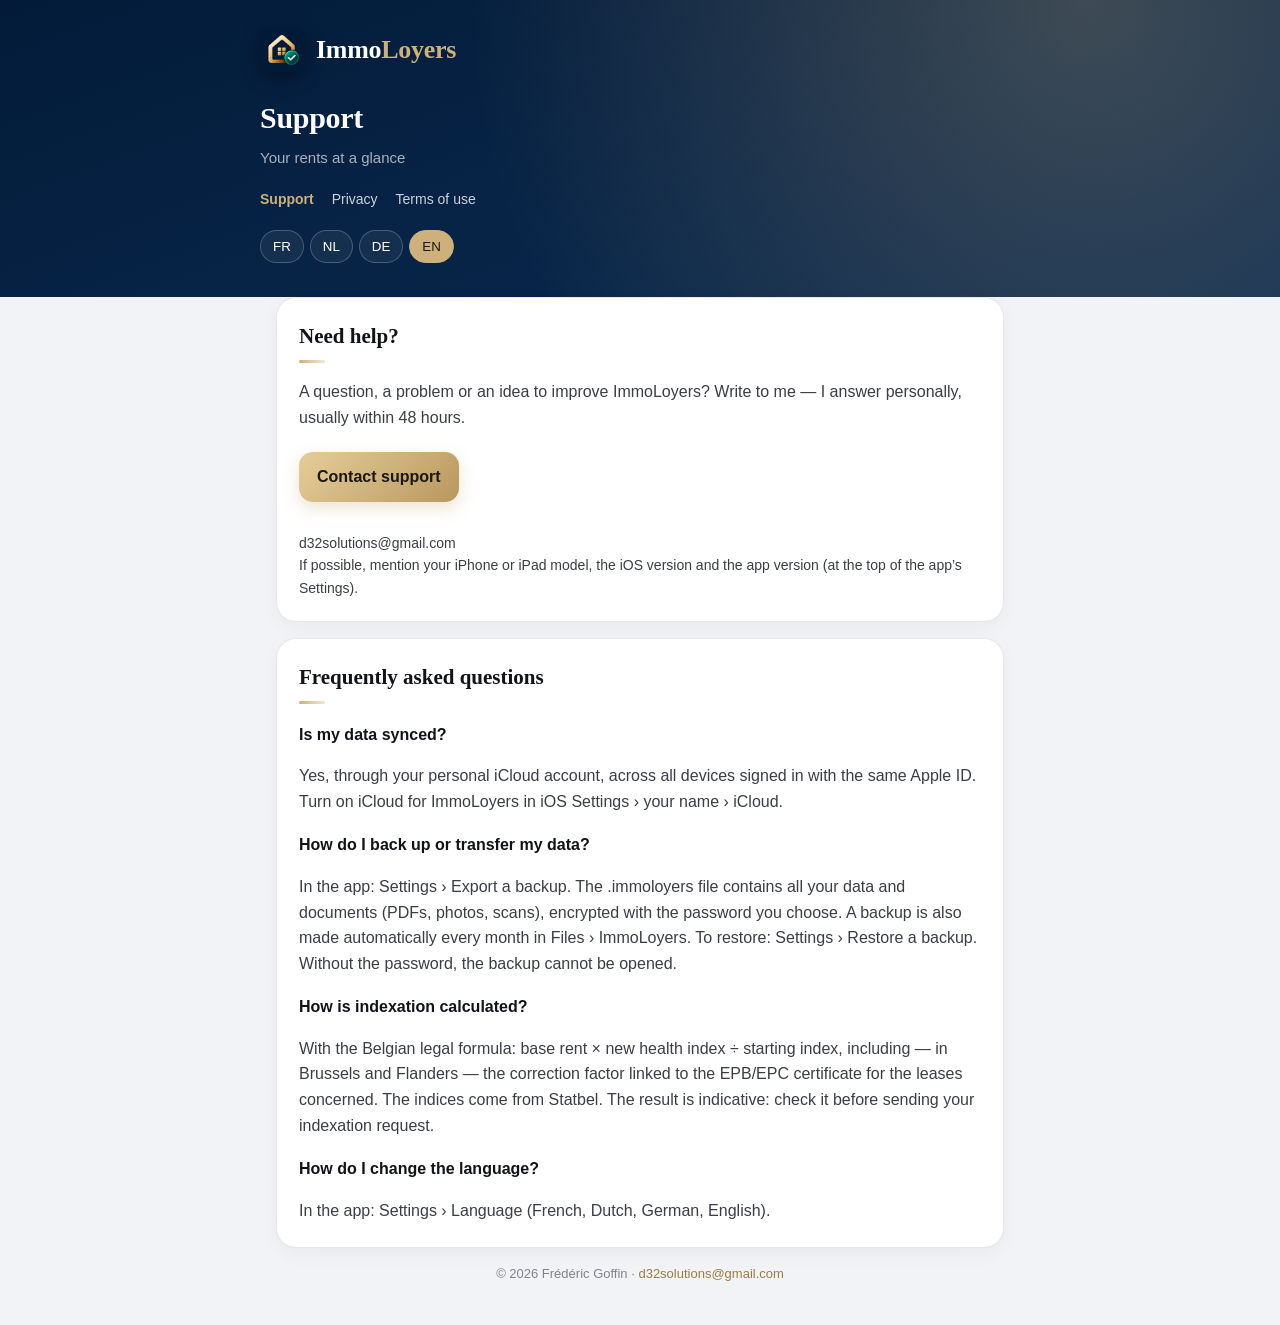
<file: index.html>
<!doctype html>
<html lang="fr">
<head>
<meta charset="utf-8">
<meta name="viewport" content="width=device-width, initial-scale=1">
<title>ImmoLoyers — Assistance</title>
<meta name="description" content="ImmoLoyers — Vos loyers, en un coup d’œil">
<link rel="icon" href="logo.png">
<link rel="apple-touch-icon" href="apple-touch-icon.png">
<link rel="stylesheet" href="style.css">
<script src="lang.js"></script>
</head>
<body>
<header class="hero"><div class="wrap">
  <div class="brand"><img src="logo.png" alt=""><span class="name serif">Immo<b>Loyers</b></span></div>
  <h1 class="serif"><span data-lang="fr">Assistance</span><span data-lang="nl">Ondersteuning</span><span data-lang="de">Support</span><span data-lang="en">Support</span></h1>
  <p class="sub"><span data-lang="fr">Vos loyers, en un coup d’œil</span><span data-lang="nl">Uw huurgelden in één oogopslag</span><span data-lang="de">Ihre Mieten auf einen Blick</span><span data-lang="en">Your rents at a glance</span></p>
  <nav class="pages"><a href="index.html" data-keep-lang class="on"><span data-lang="fr">Assistance</span><span data-lang="nl">Ondersteuning</span><span data-lang="de">Support</span><span data-lang="en">Support</span></a> <a href="privacy.html" data-keep-lang class=""><span data-lang="fr">Confidentialité</span><span data-lang="nl">Privacy</span><span data-lang="de">Datenschutz</span><span data-lang="en">Privacy</span></a> <a href="terms.html" data-keep-lang class=""><span data-lang="fr">Conditions d’utilisation</span><span data-lang="nl">Gebruiksvoorwaarden</span><span data-lang="de">Nutzungsbedingungen</span><span data-lang="en">Terms of use</span></a></nav>
  <nav class="lang">
    <button data-set="fr">FR</button><button data-set="nl">NL</button><button data-set="de">DE</button><button data-set="en">EN</button>
  </nav>
</div></header>
<main class="wrap"><div data-lang="fr"><section class="card"><h2 class="serif">Besoin d’aide ?</h2><div class="rule"></div><p>Une question, un problème ou une idée d’amélioration pour ImmoLoyers ? Écrivez-moi, je réponds personnellement, en général sous 48 heures.</p>
<a class="cta" href="mailto:d32solutions@gmail.com?subject=ImmoLoyers%20%E2%80%93%20assistance">Écrire à l’assistance</a>
<p class="muted">d32solutions@gmail.com<br>Indiquez si possible le modèle de votre iPhone ou iPad, la version d’iOS et la version de l’app (Réglages de l’app, en haut).</p></section><section class="card"><h2 class="serif">Questions fréquentes</h2><div class="rule"></div><h3>Mes données sont-elles synchronisées ?</h3><p>Oui, via votre compte iCloud personnel, entre tous vos appareils connectés au même identifiant Apple. Activez iCloud pour ImmoLoyers dans Réglages iOS › votre nom › iCloud.</p>
<h3>Comment sauvegarder ou transférer mes données ?</h3><p>Dans l’app : Réglages › Exporter une sauvegarde. Le fichier .immoloyers contient toutes vos données et tous vos documents (PDF, photos, scans), chiffrés avec le mot de passe que vous choisissez. Une sauvegarde automatique est aussi faite chaque mois dans Fichiers › ImmoLoyers. Pour restaurer : Réglages › Restaurer une sauvegarde. Sans le mot de passe, la sauvegarde ne peut pas être ouverte.</p>
<h3>Comment l’indexation est-elle calculée ?</h3><p>Selon la formule légale belge : loyer de base × nouvel indice santé ÷ indice de départ, avec, à Bruxelles et en Flandre, le facteur de correction lié au certificat PEB / EPC pour les baux concernés. Les indices proviennent de Statbel. Le résultat est indicatif : vérifiez-le avant d’envoyer votre demande d’indexation.</p>
<h3>Comment changer la langue ?</h3><p>Dans l’app : Réglages › Langue (français, néerlandais, allemand, anglais).</p></section></div><div data-lang="nl"><section class="card"><h2 class="serif">Hulp nodig?</h2><div class="rule"></div><p>Een vraag, een probleem of een idee om ImmoLoyers te verbeteren? Schrijf me, ik antwoord persoonlijk, meestal binnen 48 uur.</p>
<a class="cta" href="mailto:d32solutions@gmail.com?subject=ImmoLoyers%20%E2%80%93%20ondersteuning">Ondersteuning contacteren</a>
<p class="muted">d32solutions@gmail.com<br>Vermeld indien mogelijk het model van uw iPhone of iPad, de iOS-versie en de versie van de app (bovenaan in de instellingen van de app).</p></section><section class="card"><h2 class="serif">Veelgestelde vragen</h2><div class="rule"></div><h3>Worden mijn gegevens gesynchroniseerd?</h3><p>Ja, via uw persoonlijke iCloud-account, tussen al uw toestellen met dezelfde Apple ID. Schakel iCloud in voor ImmoLoyers via iOS-instellingen › uw naam › iCloud.</p>
<h3>Hoe maak ik een back-up of zet ik mijn gegevens over?</h3><p>In de app: Instellingen › Back-up exporteren. Het .immoloyers-bestand bevat al uw gegevens en documenten (pdf’s, foto’s, scans), versleuteld met het wachtwoord dat u kiest. Elke maand wordt ook automatisch een back-up gemaakt in Bestanden › ImmoLoyers. Herstellen: Instellingen › Back-up herstellen. Zonder het wachtwoord kan de back-up niet worden geopend.</p>
<h3>Hoe wordt de indexering berekend?</h3><p>Volgens de Belgische wettelijke formule: basishuur × nieuw gezondheidsindexcijfer ÷ aanvangsindexcijfer, met in Brussel en Vlaanderen de correctiefactor op basis van het EPB-/EPC-certificaat voor de betrokken huurovereenkomsten. De indexcijfers komen van Statbel. Het resultaat is indicatief: controleer het voordat u uw indexeringsverzoek verstuurt.</p>
<h3>Hoe wijzig ik de taal?</h3><p>In de app: Instellingen › Taal (Frans, Nederlands, Duits, Engels).</p></section></div><div data-lang="de"><section class="card"><h2 class="serif">Brauchen Sie Hilfe?</h2><div class="rule"></div><p>Eine Frage, ein Problem oder eine Idee zur Verbesserung von ImmoLoyers? Schreiben Sie mir, ich antworte persönlich, in der Regel innerhalb von 48 Stunden.</p>
<a class="cta" href="mailto:d32solutions@gmail.com?subject=ImmoLoyers%20%E2%80%93%20Support">Support kontaktieren</a>
<p class="muted">d32solutions@gmail.com<br>Geben Sie nach Möglichkeit das Modell Ihres iPhone oder iPad, die iOS-Version und die App-Version an (oben in den Einstellungen der App).</p></section><section class="card"><h2 class="serif">Häufige Fragen</h2><div class="rule"></div><h3>Werden meine Daten synchronisiert?</h3><p>Ja, über Ihr persönliches iCloud-Konto, zwischen allen Geräten mit derselben Apple-ID. Aktivieren Sie iCloud für ImmoLoyers unter iOS-Einstellungen › Ihr Name › iCloud.</p>
<h3>Wie sichere oder übertrage ich meine Daten?</h3><p>In der App: Einstellungen › Sicherung exportieren. Die .immoloyers-Datei enthält alle Daten und Dokumente (PDFs, Fotos, Scans), verschlüsselt mit dem von Ihnen gewählten Passwort. Jeden Monat wird zudem automatisch eine Sicherung in Dateien › ImmoLoyers erstellt. Wiederherstellen: Einstellungen › Sicherung wiederherstellen. Ohne das Passwort lässt sich die Sicherung nicht öffnen.</p>
<h3>Wie wird die Indexierung berechnet?</h3><p>Nach der belgischen gesetzlichen Formel: Grundmiete × neuer Gesundheitsindex ÷ Anfangsindex, in Brüssel und Flandern mit dem Korrekturfaktor gemäß Energieausweis (EPB/EPC) für die betroffenen Mietverträge. Die Indizes stammen von Statbel. Das Ergebnis ist ein Richtwert: Prüfen Sie es, bevor Sie Ihren Indexierungsantrag versenden.</p>
<h3>Wie ändere ich die Sprache?</h3><p>In der App: Einstellungen › Sprache (Französisch, Niederländisch, Deutsch, Englisch).</p></section></div><div data-lang="en"><section class="card"><h2 class="serif">Need help?</h2><div class="rule"></div><p>A question, a problem or an idea to improve ImmoLoyers? Write to me — I answer personally, usually within 48 hours.</p>
<a class="cta" href="mailto:d32solutions@gmail.com?subject=ImmoLoyers%20%E2%80%93%20support">Contact support</a>
<p class="muted">d32solutions@gmail.com<br>If possible, mention your iPhone or iPad model, the iOS version and the app version (at the top of the app’s Settings).</p></section><section class="card"><h2 class="serif">Frequently asked questions</h2><div class="rule"></div><h3>Is my data synced?</h3><p>Yes, through your personal iCloud account, across all devices signed in with the same Apple ID. Turn on iCloud for ImmoLoyers in iOS Settings › your name › iCloud.</p>
<h3>How do I back up or transfer my data?</h3><p>In the app: Settings › Export a backup. The .immoloyers file contains all your data and documents (PDFs, photos, scans), encrypted with the password you choose. A backup is also made automatically every month in Files › ImmoLoyers. To restore: Settings › Restore a backup. Without the password, the backup cannot be opened.</p>
<h3>How is indexation calculated?</h3><p>With the Belgian legal formula: base rent × new health index ÷ starting index, including — in Brussels and Flanders — the correction factor linked to the EPB/EPC certificate for the leases concerned. The indices come from Statbel. The result is indicative: check it before sending your indexation request.</p>
<h3>How do I change the language?</h3><p>In the app: Settings › Language (French, Dutch, German, English).</p></section></div></main>
<footer>© 2026 Frédéric Goffin · <a href="mailto:d32solutions@gmail.com">d32solutions@gmail.com</a></footer>
</body>
</html>
</file>
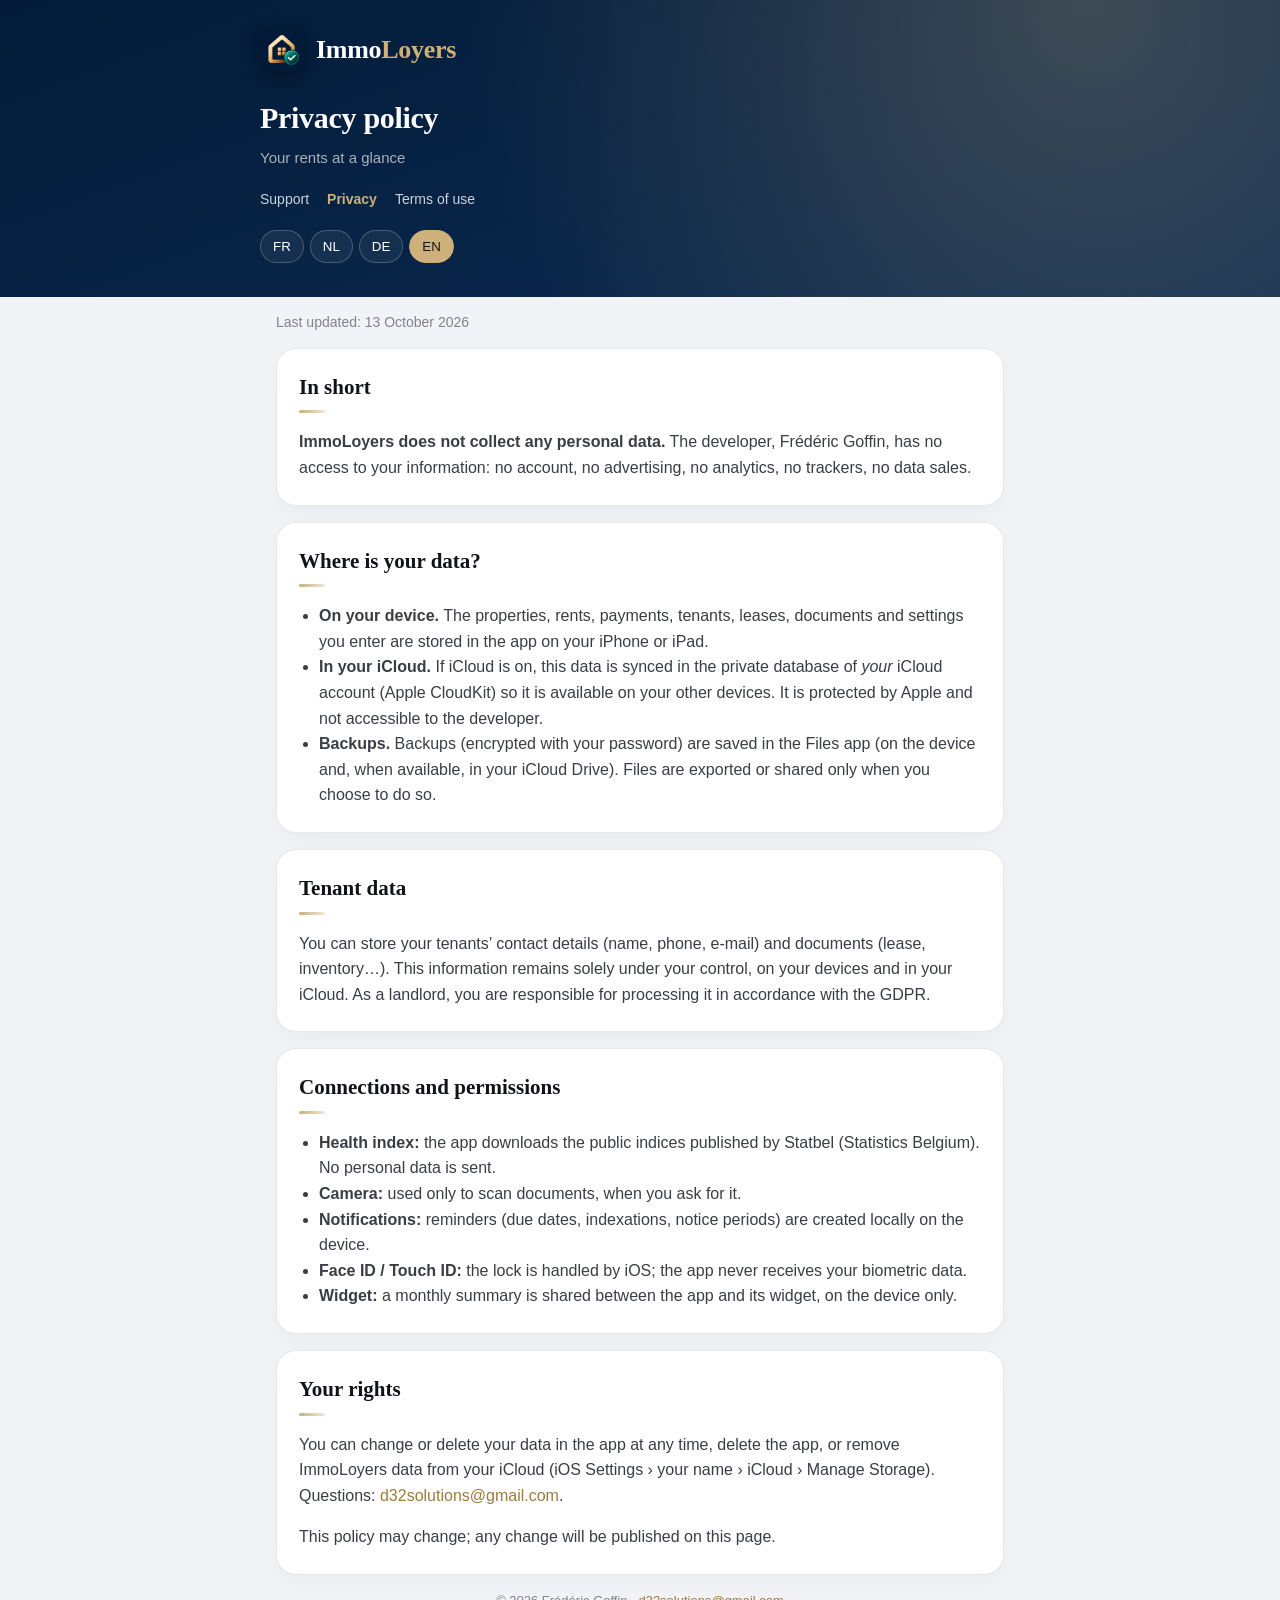
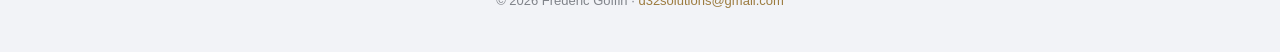
<file: privacy.html>
<!doctype html>
<html lang="fr">
<head>
<meta charset="utf-8">
<meta name="viewport" content="width=device-width, initial-scale=1">
<title>ImmoLoyers — Politique de confidentialité</title>
<meta name="description" content="ImmoLoyers — Vos loyers, en un coup d’œil">
<link rel="icon" href="logo.png">
<link rel="apple-touch-icon" href="apple-touch-icon.png">
<link rel="stylesheet" href="style.css">
<script src="lang.js"></script>
</head>
<body>
<header class="hero"><div class="wrap">
  <div class="brand"><img src="logo.png" alt=""><span class="name serif">Immo<b>Loyers</b></span></div>
  <h1 class="serif"><span data-lang="fr">Politique de confidentialité</span><span data-lang="nl">Privacybeleid</span><span data-lang="de">Datenschutzerklärung</span><span data-lang="en">Privacy policy</span></h1>
  <p class="sub"><span data-lang="fr">Vos loyers, en un coup d’œil</span><span data-lang="nl">Uw huurgelden in één oogopslag</span><span data-lang="de">Ihre Mieten auf einen Blick</span><span data-lang="en">Your rents at a glance</span></p>
  <nav class="pages"><a href="index.html" data-keep-lang class=""><span data-lang="fr">Assistance</span><span data-lang="nl">Ondersteuning</span><span data-lang="de">Support</span><span data-lang="en">Support</span></a> <a href="privacy.html" data-keep-lang class="on"><span data-lang="fr">Confidentialité</span><span data-lang="nl">Privacy</span><span data-lang="de">Datenschutz</span><span data-lang="en">Privacy</span></a> <a href="terms.html" data-keep-lang class=""><span data-lang="fr">Conditions d’utilisation</span><span data-lang="nl">Gebruiksvoorwaarden</span><span data-lang="de">Nutzungsbedingungen</span><span data-lang="en">Terms of use</span></a></nav>
  <nav class="lang">
    <button data-set="fr">FR</button><button data-set="nl">NL</button><button data-set="de">DE</button><button data-set="en">EN</button>
  </nav>
</div></header>
<main class="wrap"><div data-lang="fr"><p class="muted">Dernière mise à jour : 13 octobre 2026</p><section class="card"><h2 class="serif">En bref</h2><div class="rule"></div><p><strong>ImmoLoyers ne collecte aucune donnée personnelle.</strong> Le développeur, Frédéric Goffin, n’a accès à aucune de vos informations : pas de compte à créer, pas de publicité, pas de mesure d’audience, pas de pisteur, pas de revente de données.</p></section><section class="card"><h2 class="serif">Où sont vos données ?</h2><div class="rule"></div><ul>
<li><strong>Sur votre appareil.</strong> Les biens, loyers, paiements, locataires, baux, documents et réglages que vous saisissez sont enregistrés dans l’app, sur votre iPhone ou iPad.</li>
<li><strong>Dans votre iCloud.</strong> Si iCloud est activé, ces données sont synchronisées dans la base privée de <em>votre</em> compte iCloud (Apple CloudKit), pour être disponibles sur vos autres appareils. Elles sont protégées par Apple et ne sont pas accessibles au développeur.</li>
<li><strong>Sauvegardes.</strong> Les sauvegardes (chiffrées avec votre mot de passe) sont enregistrées dans l’app Fichiers (sur l’appareil et, si disponible, dans votre iCloud Drive). Les fichiers que vous exportez ou partagez le sont uniquement à votre initiative.</li>
</ul></section><section class="card"><h2 class="serif">Données des locataires</h2><div class="rule"></div><p>Vous pouvez enregistrer les coordonnées de vos locataires (nom, téléphone, e-mail) et des documents (bail, état des lieux…). Ces informations restent sous votre seul contrôle, sur vos appareils et dans votre iCloud. En tant que bailleur, vous êtes responsable de leur traitement conformément au RGPD.</p></section><section class="card"><h2 class="serif">Connexions et autorisations</h2><div class="rule"></div><ul>
<li><strong>Indice santé :</strong> l’app télécharge les indices publics publiés par Statbel (Office belge de statistique). Aucune donnée personnelle n’est envoyée.</li>
<li><strong>Appareil photo :</strong> utilisé uniquement pour scanner des documents, à votre demande.</li>
<li><strong>Notifications :</strong> les rappels (échéances, indexations, préavis) sont créés localement sur l’appareil.</li>
<li><strong>Face ID / Touch ID :</strong> le verrouillage est géré par iOS ; l’app ne reçoit jamais vos données biométriques.</li>
<li><strong>Widget :</strong> un résumé du mois est partagé entre l’app et son widget, sur l’appareil uniquement.</li>
</ul></section><section class="card"><h2 class="serif">Vos droits</h2><div class="rule"></div><p>Vous pouvez à tout moment modifier ou supprimer vos données dans l’app, supprimer l’app, ou effacer les données ImmoLoyers de votre iCloud (Réglages iOS › votre nom › iCloud › Gérer le stockage). Pour toute question : <a href="mailto:d32solutions@gmail.com">d32solutions@gmail.com</a>.</p>
<p>Cette politique peut évoluer ; toute modification sera publiée sur cette page.</p></section></div><div data-lang="nl"><p class="muted">Laatst bijgewerkt: 13 oktober 2026</p><section class="card"><h2 class="serif">Kort samengevat</h2><div class="rule"></div><p><strong>ImmoLoyers verzamelt geen persoonsgegevens.</strong> De ontwikkelaar, Frédéric Goffin, heeft geen toegang tot uw gegevens: geen account, geen reclame, geen statistieken, geen trackers, geen verkoop van gegevens.</p></section><section class="card"><h2 class="serif">Waar staan uw gegevens?</h2><div class="rule"></div><ul>
<li><strong>Op uw toestel.</strong> De panden, huurgelden, betalingen, huurders, huurovereenkomsten, documenten en instellingen die u invoert, worden in de app op uw iPhone of iPad bewaard.</li>
<li><strong>In uw iCloud.</strong> Als iCloud is ingeschakeld, worden deze gegevens gesynchroniseerd in de privédatabase van <em>uw</em> iCloud-account (Apple CloudKit), zodat ze op uw andere toestellen beschikbaar zijn. Ze worden beschermd door Apple en zijn niet toegankelijk voor de ontwikkelaar.</li>
<li><strong>Back-ups.</strong> Back-ups (versleuteld met uw wachtwoord) worden bewaard in de app Bestanden (op het toestel en, indien beschikbaar, in uw iCloud Drive). Het exporteren of delen van bestanden gebeurt uitsluitend op uw initiatief.</li>
</ul></section><section class="card"><h2 class="serif">Gegevens van huurders</h2><div class="rule"></div><p>U kunt de contactgegevens van uw huurders (naam, telefoon, e-mail) en documenten (huurovereenkomst, plaatsbeschrijving…) bewaren. Die informatie blijft volledig onder uw controle, op uw toestellen en in uw iCloud. Als verhuurder bent u verantwoordelijk voor de verwerking ervan volgens de AVG.</p></section><section class="card"><h2 class="serif">Verbindingen en toestemmingen</h2><div class="rule"></div><ul>
<li><strong>Gezondheidsindex:</strong> de app downloadt de openbare indexcijfers van Statbel (Belgisch statistiekbureau). Er worden geen persoonsgegevens verzonden.</li>
<li><strong>Camera:</strong> enkel gebruikt om documenten te scannen, op uw verzoek.</li>
<li><strong>Meldingen:</strong> herinneringen (vervaldagen, indexeringen, opzeg) worden lokaal op het toestel aangemaakt.</li>
<li><strong>Face ID / Touch ID:</strong> de vergrendeling wordt door iOS beheerd; de app ontvangt nooit uw biometrische gegevens.</li>
<li><strong>Widget:</strong> een overzicht van de maand wordt enkel op het toestel gedeeld tussen de app en haar widget.</li>
</ul></section><section class="card"><h2 class="serif">Uw rechten</h2><div class="rule"></div><p>U kunt uw gegevens op elk moment wijzigen of verwijderen in de app, de app verwijderen of de ImmoLoyers-gegevens uit uw iCloud wissen (iOS-instellingen › uw naam › iCloud › Opslag beheren). Vragen: <a href="mailto:d32solutions@gmail.com">d32solutions@gmail.com</a>.</p>
<p>Dit beleid kan wijzigen; elke wijziging wordt op deze pagina gepubliceerd.</p></section></div><div data-lang="de"><p class="muted">Zuletzt aktualisiert: 13. Oktober 2026</p><section class="card"><h2 class="serif">Kurz gesagt</h2><div class="rule"></div><p><strong>ImmoLoyers erhebt keine personenbezogenen Daten.</strong> Der Entwickler, Frédéric Goffin, hat keinen Zugriff auf Ihre Informationen: kein Konto, keine Werbung, keine Reichweitenmessung, keine Tracker, kein Verkauf von Daten.</p></section><section class="card"><h2 class="serif">Wo befinden sich Ihre Daten?</h2><div class="rule"></div><ul>
<li><strong>Auf Ihrem Gerät.</strong> Die von Ihnen erfassten Immobilien, Mieten, Zahlungen, Mieter, Mietverträge, Dokumente und Einstellungen werden in der App auf Ihrem iPhone oder iPad gespeichert.</li>
<li><strong>In Ihrer iCloud.</strong> Ist iCloud aktiviert, werden diese Daten in der privaten Datenbank <em>Ihres</em> iCloud-Kontos (Apple CloudKit) synchronisiert, damit sie auf Ihren anderen Geräten verfügbar sind. Sie werden von Apple geschützt und sind für den Entwickler nicht zugänglich.</li>
<li><strong>Sicherungen.</strong> Sicherungen (mit Ihrem Passwort verschlüsselt) werden in der App Dateien gespeichert (auf dem Gerät und, falls verfügbar, in Ihrem iCloud Drive). Exportieren oder Teilen von Dateien erfolgt ausschließlich auf Ihre Veranlassung.</li>
</ul></section><section class="card"><h2 class="serif">Daten der Mieter</h2><div class="rule"></div><p>Sie können Kontaktdaten Ihrer Mieter (Name, Telefon, E-Mail) und Dokumente (Mietvertrag, Zustandsbericht…) speichern. Diese Informationen bleiben allein unter Ihrer Kontrolle, auf Ihren Geräten und in Ihrer iCloud. Als Vermieter sind Sie für ihre Verarbeitung gemäß DSGVO verantwortlich.</p></section><section class="card"><h2 class="serif">Verbindungen und Berechtigungen</h2><div class="rule"></div><ul>
<li><strong>Gesundheitsindex:</strong> Die App lädt die von Statbel (Belgisches Statistikamt) veröffentlichten öffentlichen Indizes herunter. Es werden keine personenbezogenen Daten übermittelt.</li>
<li><strong>Kamera:</strong> nur zum Scannen von Dokumenten, auf Ihre Anforderung.</li>
<li><strong>Mitteilungen:</strong> Erinnerungen (Fälligkeiten, Indexierungen, Kündigungsfristen) werden lokal auf dem Gerät erstellt.</li>
<li><strong>Face ID / Touch ID:</strong> Die Sperre wird von iOS verwaltet; die App erhält niemals Ihre biometrischen Daten.</li>
<li><strong>Widget:</strong> Eine Monatsübersicht wird nur auf dem Gerät zwischen der App und ihrem Widget geteilt.</li>
</ul></section><section class="card"><h2 class="serif">Ihre Rechte</h2><div class="rule"></div><p>Sie können Ihre Daten jederzeit in der App ändern oder löschen, die App löschen oder die ImmoLoyers-Daten aus Ihrer iCloud entfernen (iOS-Einstellungen › Ihr Name › iCloud › Speicher verwalten). Fragen: <a href="mailto:d32solutions@gmail.com">d32solutions@gmail.com</a>.</p>
<p>Diese Richtlinie kann sich ändern; jede Änderung wird auf dieser Seite veröffentlicht.</p></section></div><div data-lang="en"><p class="muted">Last updated: 13 October 2026</p><section class="card"><h2 class="serif">In short</h2><div class="rule"></div><p><strong>ImmoLoyers does not collect any personal data.</strong> The developer, Frédéric Goffin, has no access to your information: no account, no advertising, no analytics, no trackers, no data sales.</p></section><section class="card"><h2 class="serif">Where is your data?</h2><div class="rule"></div><ul>
<li><strong>On your device.</strong> The properties, rents, payments, tenants, leases, documents and settings you enter are stored in the app on your iPhone or iPad.</li>
<li><strong>In your iCloud.</strong> If iCloud is on, this data is synced in the private database of <em>your</em> iCloud account (Apple CloudKit) so it is available on your other devices. It is protected by Apple and not accessible to the developer.</li>
<li><strong>Backups.</strong> Backups (encrypted with your password) are saved in the Files app (on the device and, when available, in your iCloud Drive). Files are exported or shared only when you choose to do so.</li>
</ul></section><section class="card"><h2 class="serif">Tenant data</h2><div class="rule"></div><p>You can store your tenants’ contact details (name, phone, e-mail) and documents (lease, inventory…). This information remains solely under your control, on your devices and in your iCloud. As a landlord, you are responsible for processing it in accordance with the GDPR.</p></section><section class="card"><h2 class="serif">Connections and permissions</h2><div class="rule"></div><ul>
<li><strong>Health index:</strong> the app downloads the public indices published by Statbel (Statistics Belgium). No personal data is sent.</li>
<li><strong>Camera:</strong> used only to scan documents, when you ask for it.</li>
<li><strong>Notifications:</strong> reminders (due dates, indexations, notice periods) are created locally on the device.</li>
<li><strong>Face ID / Touch ID:</strong> the lock is handled by iOS; the app never receives your biometric data.</li>
<li><strong>Widget:</strong> a monthly summary is shared between the app and its widget, on the device only.</li>
</ul></section><section class="card"><h2 class="serif">Your rights</h2><div class="rule"></div><p>You can change or delete your data in the app at any time, delete the app, or remove ImmoLoyers data from your iCloud (iOS Settings › your name › iCloud › Manage Storage). Questions: <a href="mailto:d32solutions@gmail.com">d32solutions@gmail.com</a>.</p>
<p>This policy may change; any change will be published on this page.</p></section></div></main>
<footer>© 2026 Frédéric Goffin · <a href="mailto:d32solutions@gmail.com">d32solutions@gmail.com</a></footer>
</body>
</html>
</file>
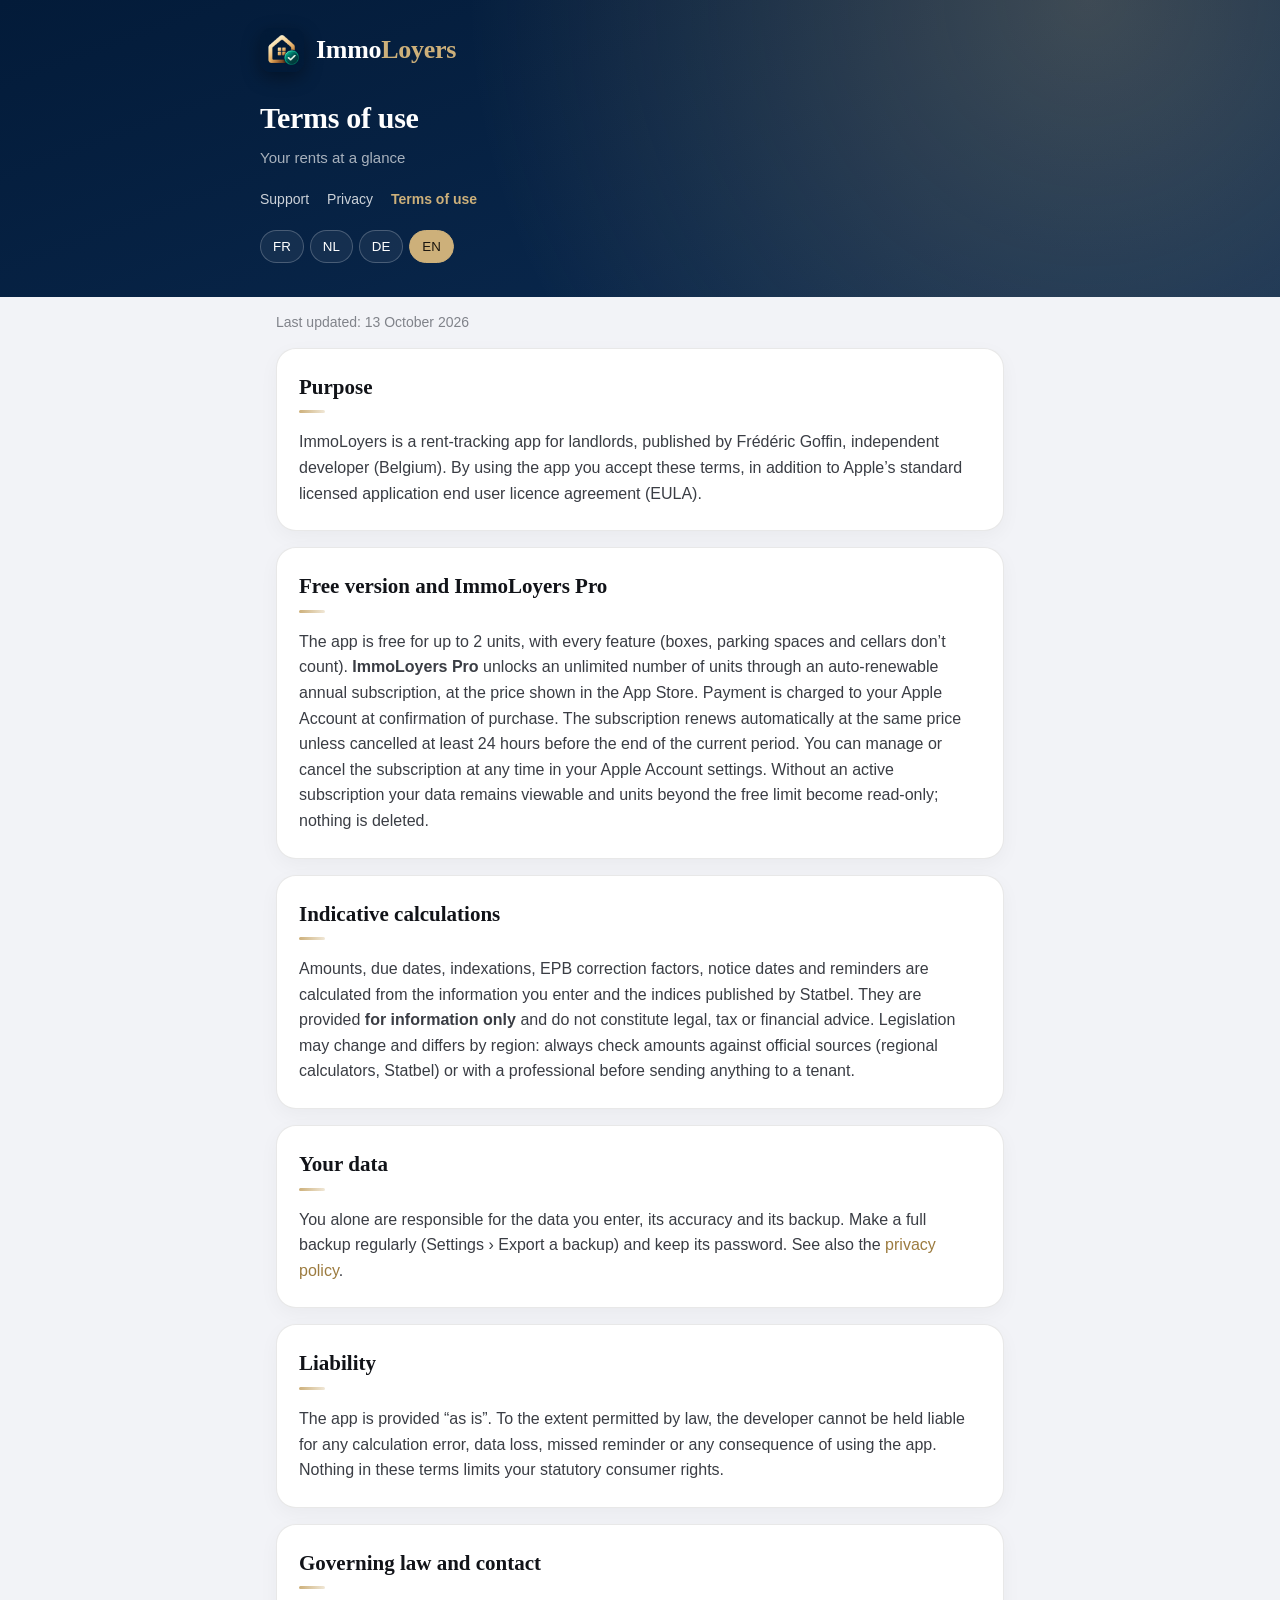
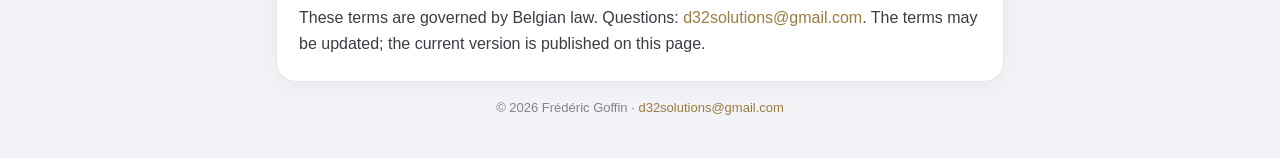
<file: terms.html>
<!doctype html>
<html lang="fr">
<head>
<meta charset="utf-8">
<meta name="viewport" content="width=device-width, initial-scale=1">
<title>ImmoLoyers — Conditions d’utilisation</title>
<meta name="description" content="ImmoLoyers — Vos loyers, en un coup d’œil">
<link rel="icon" href="logo.png">
<link rel="apple-touch-icon" href="apple-touch-icon.png">
<link rel="stylesheet" href="style.css">
<script src="lang.js"></script>
</head>
<body>
<header class="hero"><div class="wrap">
  <div class="brand"><img src="logo.png" alt=""><span class="name serif">Immo<b>Loyers</b></span></div>
  <h1 class="serif"><span data-lang="fr">Conditions d’utilisation</span><span data-lang="nl">Gebruiksvoorwaarden</span><span data-lang="de">Nutzungsbedingungen</span><span data-lang="en">Terms of use</span></h1>
  <p class="sub"><span data-lang="fr">Vos loyers, en un coup d’œil</span><span data-lang="nl">Uw huurgelden in één oogopslag</span><span data-lang="de">Ihre Mieten auf einen Blick</span><span data-lang="en">Your rents at a glance</span></p>
  <nav class="pages"><a href="index.html" data-keep-lang class=""><span data-lang="fr">Assistance</span><span data-lang="nl">Ondersteuning</span><span data-lang="de">Support</span><span data-lang="en">Support</span></a> <a href="privacy.html" data-keep-lang class=""><span data-lang="fr">Confidentialité</span><span data-lang="nl">Privacy</span><span data-lang="de">Datenschutz</span><span data-lang="en">Privacy</span></a> <a href="terms.html" data-keep-lang class="on"><span data-lang="fr">Conditions d’utilisation</span><span data-lang="nl">Gebruiksvoorwaarden</span><span data-lang="de">Nutzungsbedingungen</span><span data-lang="en">Terms of use</span></a></nav>
  <nav class="lang">
    <button data-set="fr">FR</button><button data-set="nl">NL</button><button data-set="de">DE</button><button data-set="en">EN</button>
  </nav>
</div></header>
<main class="wrap"><div data-lang="fr"><p class="muted">Dernière mise à jour : 13 octobre 2026</p><section class="card"><h2 class="serif">Objet</h2><div class="rule"></div><p>ImmoLoyers est une application de suivi des loyers pour propriétaires, éditée par Frédéric Goffin, développeur indépendant (Belgique). En utilisant l’app, vous acceptez les présentes conditions, en complément du contrat de licence standard d’Apple pour les apps (EULA).</p></section><section class="card"><h2 class="serif">Version gratuite et ImmoLoyers Pro</h2><div class="rule"></div><p>L’app est gratuite jusqu’à 2 biens, avec toutes ses fonctions (les box, parkings et caves ne comptent pas). <strong>ImmoLoyers Pro</strong> débloque un nombre illimité de biens grâce à un abonnement annuel à renouvellement automatique, au prix indiqué dans l’App Store. Le paiement est débité de votre compte Apple lors de la confirmation de l’achat. L’abonnement se renouvelle automatiquement au même prix, sauf s’il est résilié au moins 24 heures avant la fin de la période en cours. Vous pouvez gérer ou résilier l’abonnement à tout moment dans les réglages de votre compte Apple. Sans abonnement actif, vos données restent consultables et les biens au-delà de la limite gratuite passent en lecture seule ; rien n’est supprimé.</p></section><section class="card"><h2 class="serif">Calculs à titre indicatif</h2><div class="rule"></div><p>Les montants, échéances, indexations, facteurs de correction PEB, dates de préavis et rappels sont calculés à partir des informations que vous saisissez et des indices publiés par Statbel. Ils sont fournis <strong>à titre indicatif</strong> et ne constituent pas un conseil juridique, fiscal ou financier. La législation peut évoluer et varie selon la région : vérifiez toujours les montants auprès des sources officielles (calculateurs régionaux, Statbel) ou d’un professionnel avant tout envoi à un locataire.</p></section><section class="card"><h2 class="serif">Vos données</h2><div class="rule"></div><p>Vous êtes seul responsable des données que vous saisissez, de leur exactitude et de leur sauvegarde. Faites régulièrement une sauvegarde complète (Réglages › Exporter une sauvegarde) et conservez son mot de passe. Voir aussi la <a href="privacy.html" data-keep-lang>politique de confidentialité</a>.</p></section><section class="card"><h2 class="serif">Responsabilité</h2><div class="rule"></div><p>L’app est fournie « en l’état ». Dans les limites permises par la loi, le développeur ne peut être tenu responsable d’une erreur de calcul, d’une perte de données, d’un rappel non reçu ni de toute conséquence de l’utilisation de l’app. Rien dans ces conditions ne limite vos droits légaux de consommateur.</p></section><section class="card"><h2 class="serif">Droit applicable et contact</h2><div class="rule"></div><p>Ces conditions sont régies par le droit belge. Pour toute question : <a href="mailto:d32solutions@gmail.com">d32solutions@gmail.com</a>. Les conditions peuvent être mises à jour ; la version en vigueur est publiée sur cette page.</p></section></div><div data-lang="nl"><p class="muted">Laatst bijgewerkt: 13 oktober 2026</p><section class="card"><h2 class="serif">Voorwerp</h2><div class="rule"></div><p>ImmoLoyers is een app om huurgelden op te volgen voor eigenaars, uitgegeven door Frédéric Goffin, onafhankelijk ontwikkelaar (België). Door de app te gebruiken, aanvaardt u deze voorwaarden, als aanvulling op de standaard licentieovereenkomst van Apple voor apps (EULA).</p></section><section class="card"><h2 class="serif">Gratis versie en ImmoLoyers Pro</h2><div class="rule"></div><p>De app is gratis tot 2 panden, met alle functies (boxen, parkeerplaatsen en kelders tellen niet mee). <strong>ImmoLoyers Pro</strong> ontgrendelt een onbeperkt aantal panden via een automatisch verlengbaar jaarabonnement, tegen de prijs vermeld in de App Store. De betaling wordt bij bevestiging van de aankoop aangerekend op uw Apple-account. Het abonnement wordt automatisch verlengd tegen dezelfde prijs, tenzij het minstens 24 uur vóór het einde van de lopende periode wordt opgezegd. U kunt het abonnement op elk moment beheren of opzeggen in de instellingen van uw Apple-account. Zonder actief abonnement blijven uw gegevens raadpleegbaar en worden panden boven de gratis limiet alleen-lezen; er wordt niets verwijderd.</p></section><section class="card"><h2 class="serif">Berekeningen ter indicatie</h2><div class="rule"></div><p>Bedragen, vervaldagen, indexeringen, EPB-correctiefactoren, opzegdata en herinneringen worden berekend op basis van de gegevens die u invoert en de door Statbel gepubliceerde indexcijfers. Ze worden <strong>ter indicatie</strong> verstrekt en vormen geen juridisch, fiscaal of financieel advies. De wetgeving kan wijzigen en verschilt per gewest: controleer de bedragen altijd bij officiële bronnen (gewestelijke rekenmodules, Statbel) of bij een professional voordat u iets naar een huurder stuurt.</p></section><section class="card"><h2 class="serif">Uw gegevens</h2><div class="rule"></div><p>U bent als enige verantwoordelijk voor de gegevens die u invoert, de juistheid ervan en de back-up. Maak regelmatig een volledige back-up (Instellingen › Back-up exporteren) en bewaar het wachtwoord. Zie ook het <a href="privacy.html" data-keep-lang>privacybeleid</a>.</p></section><section class="card"><h2 class="serif">Aansprakelijkheid</h2><div class="rule"></div><p>De app wordt geleverd ‘zoals ze is’. Binnen de wettelijke grenzen kan de ontwikkelaar niet aansprakelijk worden gesteld voor een rekenfout, gegevensverlies, een niet-ontvangen herinnering of enig gevolg van het gebruik van de app. Niets in deze voorwaarden beperkt uw wettelijke rechten als consument.</p></section><section class="card"><h2 class="serif">Toepasselijk recht en contact</h2><div class="rule"></div><p>Deze voorwaarden vallen onder het Belgisch recht. Vragen: <a href="mailto:d32solutions@gmail.com">d32solutions@gmail.com</a>. De voorwaarden kunnen worden bijgewerkt; de geldende versie staat op deze pagina.</p></section></div><div data-lang="de"><p class="muted">Zuletzt aktualisiert: 13. Oktober 2026</p><section class="card"><h2 class="serif">Gegenstand</h2><div class="rule"></div><p>ImmoLoyers ist eine App zur Verwaltung von Mieteinnahmen für Eigentümer, herausgegeben von Frédéric Goffin, unabhängiger Entwickler (Belgien). Mit der Nutzung der App akzeptieren Sie diese Bedingungen, ergänzend zur Standard-Lizenzvereinbarung von Apple für Apps (EULA).</p></section><section class="card"><h2 class="serif">Kostenlose Version und ImmoLoyers Pro</h2><div class="rule"></div><p>Die App ist bis zu 2 Objekten kostenlos, mit allen Funktionen (Boxen, Stellplätze und Keller zählen nicht). <strong>ImmoLoyers Pro</strong> schaltet unbegrenzt viele Objekte frei – mit einem sich automatisch verlängernden Jahresabonnement zum im App Store angegebenen Preis. Die Zahlung wird bei Bestätigung des Kaufs Ihrem Apple-Account belastet. Das Abonnement verlängert sich automatisch zum gleichen Preis, sofern es nicht mindestens 24 Stunden vor Ende des laufenden Zeitraums gekündigt wird. Sie können das Abonnement jederzeit in den Einstellungen Ihres Apple-Accounts verwalten oder kündigen. Ohne aktives Abonnement bleiben Ihre Daten einsehbar, und Objekte über dem kostenlosen Limit sind schreibgeschützt; es wird nichts gelöscht.</p></section><section class="card"><h2 class="serif">Berechnungen als Richtwert</h2><div class="rule"></div><p>Beträge, Fälligkeiten, Indexierungen, EPB-Korrekturfaktoren, Kündigungsfristen und Erinnerungen werden anhand Ihrer Eingaben und der von Statbel veröffentlichten Indizes berechnet. Sie dienen <strong>nur als Richtwert</strong> und stellen keine Rechts-, Steuer- oder Finanzberatung dar. Die Gesetzgebung kann sich ändern und ist je nach Region unterschiedlich: Prüfen Sie die Beträge stets anhand offizieller Quellen (regionale Rechner, Statbel) oder mit einer Fachperson, bevor Sie etwas an einen Mieter senden.</p></section><section class="card"><h2 class="serif">Ihre Daten</h2><div class="rule"></div><p>Sie allein sind für die von Ihnen eingegebenen Daten, deren Richtigkeit und deren Sicherung verantwortlich. Erstellen Sie regelmäßig eine vollständige Sicherung (Einstellungen › Sicherung exportieren) und bewahren Sie das Passwort auf. Siehe auch die <a href="privacy.html" data-keep-lang>Datenschutzerklärung</a>.</p></section><section class="card"><h2 class="serif">Haftung</h2><div class="rule"></div><p>Die App wird „wie besehen“ bereitgestellt. Im gesetzlich zulässigen Rahmen haftet der Entwickler nicht für Rechenfehler, Datenverlust, nicht erhaltene Erinnerungen oder sonstige Folgen der Nutzung der App. Ihre gesetzlichen Verbraucherrechte bleiben unberührt.</p></section><section class="card"><h2 class="serif">Anwendbares Recht und Kontakt</h2><div class="rule"></div><p>Diese Bedingungen unterliegen belgischem Recht. Fragen: <a href="mailto:d32solutions@gmail.com">d32solutions@gmail.com</a>. Die Bedingungen können aktualisiert werden; die geltende Fassung wird auf dieser Seite veröffentlicht.</p></section></div><div data-lang="en"><p class="muted">Last updated: 13 October 2026</p><section class="card"><h2 class="serif">Purpose</h2><div class="rule"></div><p>ImmoLoyers is a rent-tracking app for landlords, published by Frédéric Goffin, independent developer (Belgium). By using the app you accept these terms, in addition to Apple’s standard licensed application end user licence agreement (EULA).</p></section><section class="card"><h2 class="serif">Free version and ImmoLoyers Pro</h2><div class="rule"></div><p>The app is free for up to 2 units, with every feature (boxes, parking spaces and cellars don’t count). <strong>ImmoLoyers Pro</strong> unlocks an unlimited number of units through an auto-renewable annual subscription, at the price shown in the App Store. Payment is charged to your Apple Account at confirmation of purchase. The subscription renews automatically at the same price unless cancelled at least 24 hours before the end of the current period. You can manage or cancel the subscription at any time in your Apple Account settings. Without an active subscription your data remains viewable and units beyond the free limit become read-only; nothing is deleted.</p></section><section class="card"><h2 class="serif">Indicative calculations</h2><div class="rule"></div><p>Amounts, due dates, indexations, EPB correction factors, notice dates and reminders are calculated from the information you enter and the indices published by Statbel. They are provided <strong>for information only</strong> and do not constitute legal, tax or financial advice. Legislation may change and differs by region: always check amounts against official sources (regional calculators, Statbel) or with a professional before sending anything to a tenant.</p></section><section class="card"><h2 class="serif">Your data</h2><div class="rule"></div><p>You alone are responsible for the data you enter, its accuracy and its backup. Make a full backup regularly (Settings › Export a backup) and keep its password. See also the <a href="privacy.html" data-keep-lang>privacy policy</a>.</p></section><section class="card"><h2 class="serif">Liability</h2><div class="rule"></div><p>The app is provided “as is”. To the extent permitted by law, the developer cannot be held liable for any calculation error, data loss, missed reminder or any consequence of using the app. Nothing in these terms limits your statutory consumer rights.</p></section><section class="card"><h2 class="serif">Governing law and contact</h2><div class="rule"></div><p>These terms are governed by Belgian law. Questions: <a href="mailto:d32solutions@gmail.com">d32solutions@gmail.com</a>. The terms may be updated; the current version is published on this page.</p></section></div></main>
<footer>© 2026 Frédéric Goffin · <a href="mailto:d32solutions@gmail.com">d32solutions@gmail.com</a></footer>
</body>
</html>
</file>
<file: style.css>
:root {
  --bg: #F2F3F7;
  --surface: #FFFFFF;
  --ink: #111318;
  --ink2: #3A3D44;
  --muted: #80838A;
  --line: rgba(0, 0, 0, .09);
  --gold: #9C7B3F;
  --gold-soft: rgba(205, 176, 122, .18);
  --hero-a: #031B39;
  --hero-b: #0B2B52;
}
@media (prefers-color-scheme: dark) {
  :root {
    --bg: #0B0C0F;
    --surface: #16181D;
    --ink: #F1EFEA;
    --ink2: #D2D0CB;
    --muted: #8E9198;
    --line: rgba(255, 255, 255, .1);
    --gold: #CDB07A;
    --gold-soft: rgba(205, 176, 122, .14);
  }
}
* { box-sizing: border-box; }
html { -webkit-text-size-adjust: 100%; }
body {
  margin: 0;
  background: var(--bg);
  color: var(--ink);
  font: 16px/1.6 -apple-system, BlinkMacSystemFont, "SF Pro Text", "Segoe UI", Roboto, Helvetica, Arial, sans-serif;
}
.serif { font-family: ui-serif, "New York", Georgia, "Times New Roman", serif; }
a { color: var(--gold); text-decoration: none; }
a:hover { text-decoration: underline; }

header.hero {
  background: radial-gradient(circle at 85% 0%, rgba(205,176,122,.28), transparent 55%),
              linear-gradient(160deg, var(--hero-a), var(--hero-b));
  color: #fff;
  padding: 28px 16px 34px;
}
.wrap { max-width: 760px; margin: 0 auto; padding: 0 16px; }
header .wrap { padding: 0; }
.brand { display: flex; align-items: center; gap: 12px; }
.brand img { width: 44px; height: 44px; border-radius: 11px; box-shadow: 0 6px 18px rgba(0,0,0,.35); }
.brand .name { font-size: 26px; font-weight: 600; letter-spacing: -.3px; }
.brand .name b { color: #CDB07A; font-weight: 600; }
header h1 { font-size: 30px; font-weight: 600; margin: 22px 0 4px; letter-spacing: -.3px; }
header p.sub { margin: 0; color: rgba(255,255,255,.65); font-size: 15px; }

nav.lang { display: flex; gap: 6px; margin-top: 20px; flex-wrap: wrap; }
nav.lang button {
  appearance: none; border: 1px solid rgba(255,255,255,.22); background: rgba(255,255,255,.06);
  color: #fff; font: 600 13px/1 inherit; padding: 8px 12px; border-radius: 999px; cursor: pointer;
}
nav.lang button.on { background: #CDB07A; color: #1A1610; border-color: #CDB07A; }

nav.pages { display: flex; gap: 18px; flex-wrap: wrap; margin: 18px 0 0; font-size: 14px; }
nav.pages a { color: rgba(255,255,255,.8); }
nav.pages a.on { color: #CDB07A; font-weight: 600; }

main { padding: 26px 0 50px; }
.card {
  background: var(--surface); border: 1px solid var(--line); border-radius: 20px;
  padding: 22px 22px 8px; margin-bottom: 16px; box-shadow: 0 6px 20px rgba(0,0,0,.04);
}
.card h2 { font-size: 21px; font-weight: 600; margin: 0 0 6px; }
.card h3 { font-size: 16px; margin: 18px 0 4px; }
.card p, .card li { color: var(--ink2); }
.card ul { padding-left: 20px; }
.rule { width: 26px; height: 3px; border-radius: 2px; background: linear-gradient(90deg, #CDB07A, rgba(205,176,122,.3)); margin: 4px 0 12px; }
.muted { color: var(--muted); font-size: 14px; }
.cta {
  display: inline-block; margin: 6px 0 16px; padding: 12px 18px; border-radius: 14px;
  background: linear-gradient(135deg, #E6CD98, #CDB07A 55%, #B8975C); color: #1A1610 !important;
  font-weight: 600; text-decoration: none !important; box-shadow: 0 6px 16px rgba(205,176,122,.35);
}
footer { text-align: center; color: var(--muted); font-size: 13px; padding: 0 16px 40px; }
[data-lang] { display: none; }
html[lang="fr"] [data-lang="fr"], html[lang="nl"] [data-lang="nl"],
html[lang="de"] [data-lang="de"], html[lang="en"] [data-lang="en"] { display: block; }
html[lang="fr"] span[data-lang="fr"], html[lang="nl"] span[data-lang="nl"],
html[lang="de"] span[data-lang="de"], html[lang="en"] span[data-lang="en"] { display: inline; }
</file>
